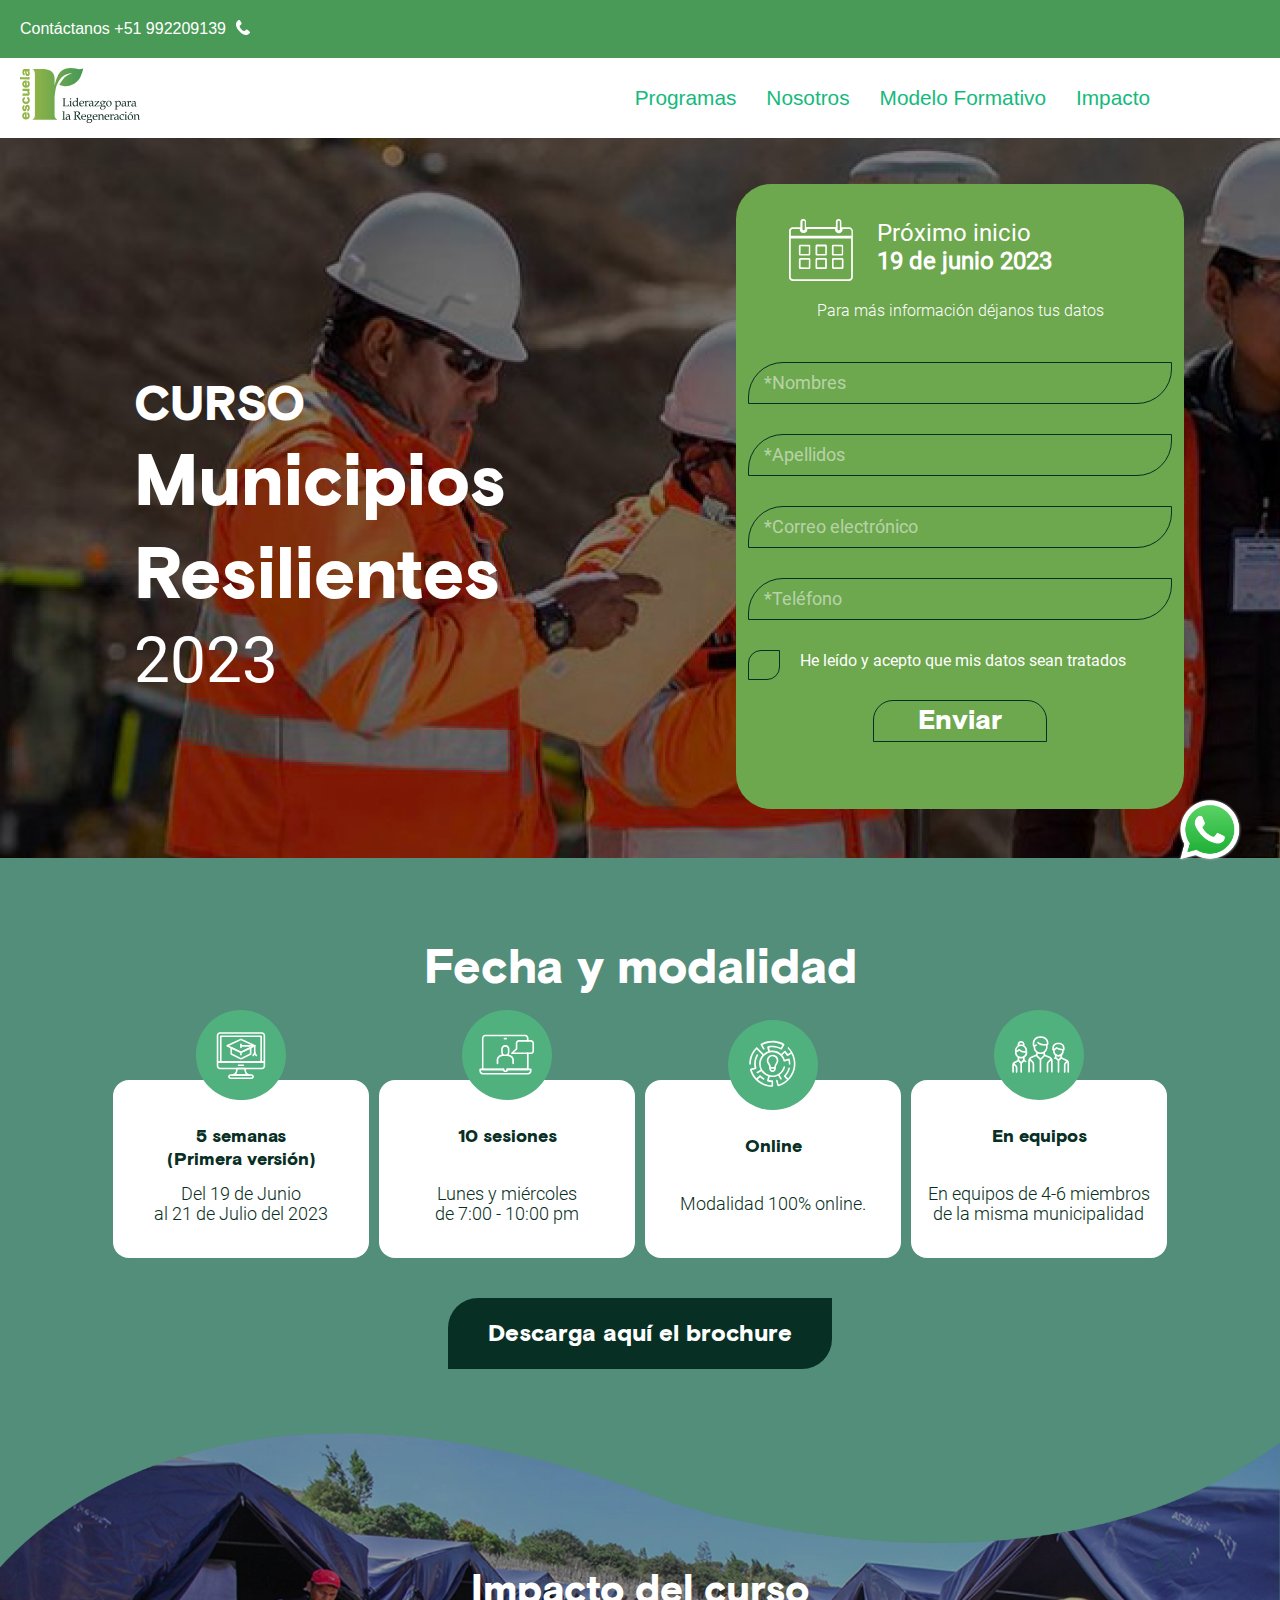
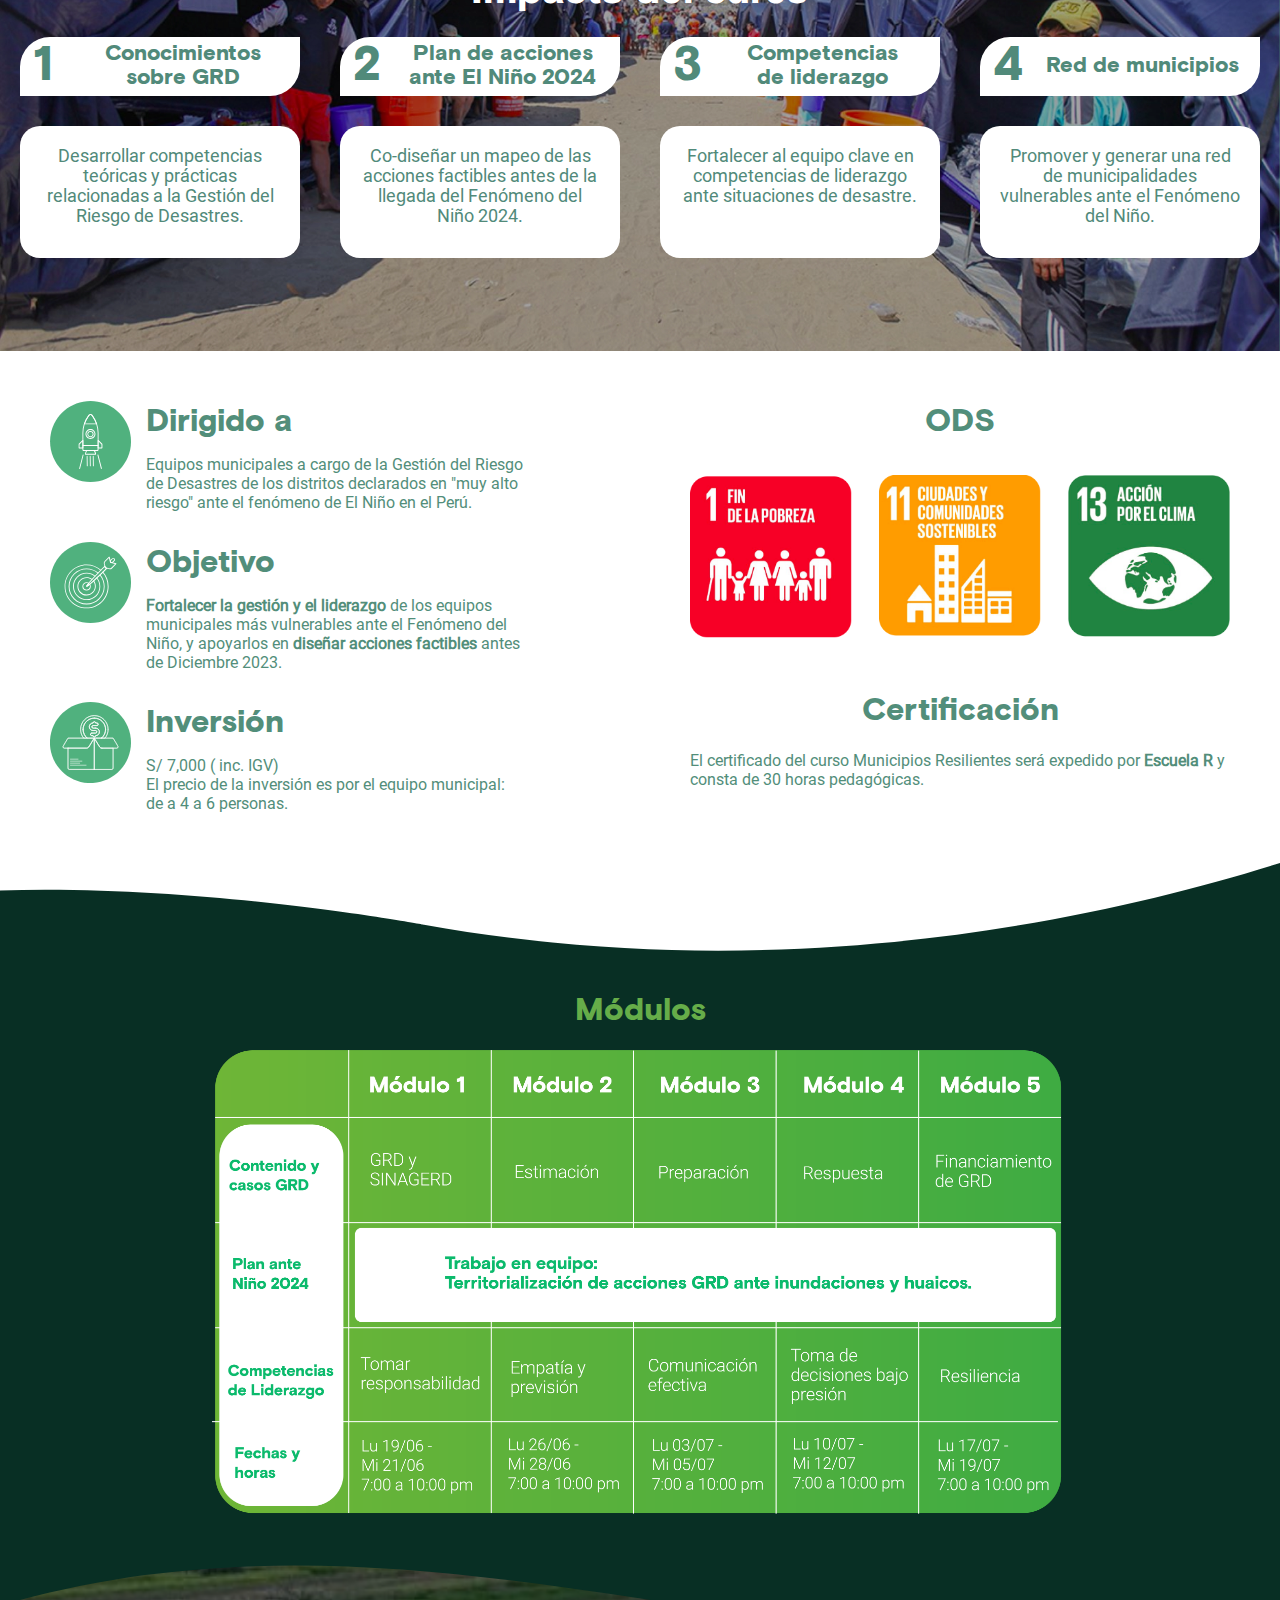
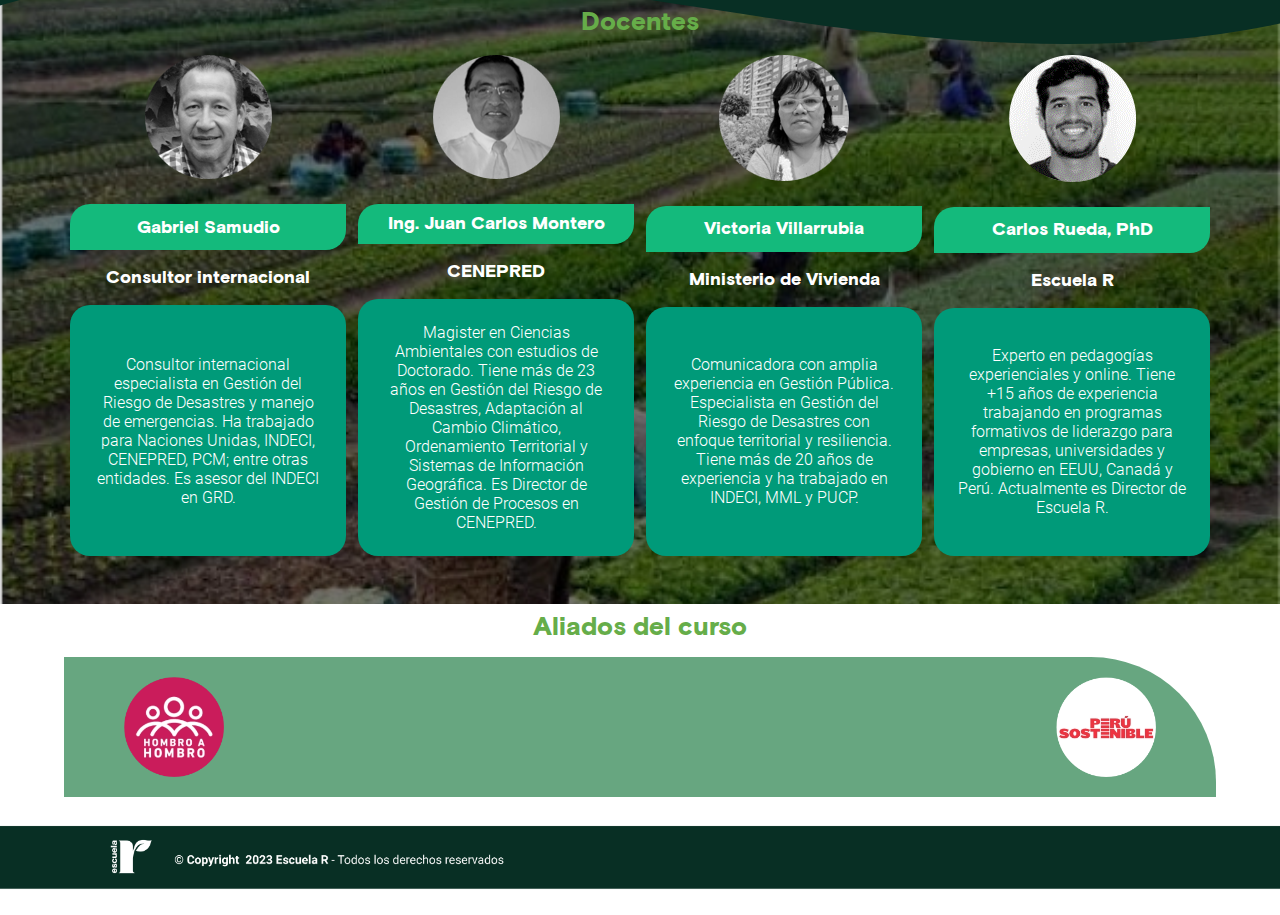
<file: index.html>
<!DOCTYPE html>
<html lang="es">
  <head>
    <title>Municipios Resilientes</title>
    <link rel="stylesheet" href="app_v3.css" />
    <link rel="stylesheet" href="header.css" />
    <link rel="stylesheet" href="Municipios.css" />
  </head>

  <body>
    <header>
      <div class="contactanos">
        <a
          target="_blank"
          href="https://api.whatsapp.com/send?phone=51992209139"
          ><p>Contáctanos +51 992209139</p></a
        >
        <img src="phone.svg" alt="" />
      </div>
      <nav class="navbar">
        <div class="navbar-brand">
          <a href="#"><img src="logo-header.svg" alt="" /></a>
        </div>
        <div class="navbar-menu" id="navbarMenu">
          <ul class="navbar-nav">
            <li id="programas" class="nav-item">
              <a href="#">Programas</a>
              <ul class="navbar-child ocultar">
                <li><a href="#">Municipios Resilientes</a></li>
              </ul>
            </li>
            <li id="nosotros" class="nav-item">
              <a href="#">Nosotros</a>
              <ul class="navbar-child ocultar">
                <li class="nav-item"><a href="#">Misión</a></li>
                <li class="nav-item"><a href="#">Visión</a></li>
                <li class="nav-item"><a href="#">Equipo</a></li>
              </ul>
            </li>
            <li class="nav-item"><a href="#">Modelo Formativo</a></li>
            <li class="nav-item"><a href="#">Impacto</a></li>
            <!-- <li class="nav-item"><a href="#">Misión</a></li>
            <li class="nav-item"><a href="#">Visión</a></li>
            <li class="nav-item"><a href="#">Equipo</a></li> -->
          </ul>
        </div>

        <div class="hamburger-menu" id="hamburgerMenu">
          <div class="line"></div>
          <div class="line"></div>
          <div class="line"></div>
        </div>
      </nav>
    </header>
    <div class="navbar-menu-mobil ocultar-movil" id="navbarMenuMovil">
      <ul class="navbar-nav-mobil">
        <li id="programas-mobil" class="nav-item">
          <a>Programas</a>
          <ul class="navbar-child ocultar">
            <li><a href="#">Municipios Resilientes</a></li>
          </ul>
        </li>
        <li id="nosotros-mobil" class="nav-item">
          <a>Nosotros</a>
          <ul class="navbar-child ocultar">
            <li class="nav-item"><a href="#">Misión</a></li>
            <li class="nav-item"><a href="#">Visión</a></li>
            <li class="nav-item"><a href="#">Equipo</a></li>
          </ul>
        </li>
        <li class="nav-item"><a href="#">Modelo Formativo</a></li>
        <li class="nav-item"><a href="#">Impacto</a></li>
        <!-- <li class="nav-item"><a href="#">Misión</a></li>
            <li class="nav-item"><a href="#">Visión</a></li>
            <li class="nav-item"><a href="#">Equipo</a></li> -->
      </ul>
    </div>
    <section class="banner-form">
      <div class="banner">
        <!-- <img src="fotofooter.webp" alt=""> -->
        <div class="title-curso">
          <div class="t">
            <p class="title-1">CURSO</p>
            <p class="title-2">
              Municipios<br />
              Resilientes
            </p>
            <p style="font-family: RobotoRegular; font-size: 4rem">2023</p>
          </div>
        </div>
        <div class="form-curso">
          <div class="form">
            <div class="title-form">
              <div class="icon"><img src="calendar.svg" alt="" /></div>
              <div class="title">
                <p>
                  Próximo inicio<br />
                  <b>19 de junio 2023</b>
                </p>
              </div>
            </div>
            <div class="descripcion">
              <p>Para más información déjanos tus datos</p>
            </div>
            <form action="" class="form-municipios">
              <input name="Nombre" type="text" placeholder="*Nombres" />
              <input name="Apellido" type="text" placeholder="*Apellidos" />
              <input
                name="Email"
                type="text"
                placeholder="*Correo electrónico"
              />
              <input name="Telefono" type="text" placeholder="*Teléfono" />
              <div style="display: flex; align-items: center; gap: 20px">
                <input
                  type="checkbox"
                  class="terminos"
                  name="Terminos"
                  id=""
                /><label for="Terminos"
                  >He leído y acepto que mis datos sean tratados</label
                >
              </div>
              <button class="btn-enviar">Enviar</button>
            </form>
          </div>
        </div>
      </div>
    </section>
    <section class="modalidad">
      <p class="title-como-aprendemos">Fecha y modalidad</p>
      <div class="container-cards-aprendemos" id="container-cards-aprendemos">
        <div class="card-aprendemos">
          <img src="icono1.svg" alt="" />
          <p class="title">5 semanas<br />(Primera versión)</p>
          <p class="descripcion">
            Del 19 de Junio<br />al 21 de Julio del 2023
          </p>
        </div>
        <div class="card-aprendemos">
          <img src="icono2.svg" alt="" />
          <p class="title">10 sesiones</p>
          <p class="descripcion">Lunes y miércoles<br />de 7:00 - 10:00 pm</p>
        </div>
        <div class="card-aprendemos">
          <img src="icono3.svg" alt="" />
          <p class="title">Online</p>
          <p class="descripcion">Modalidad 100% online.</p>
        </div>
        <div class="card-aprendemos">
          <img src="icono4.svg" alt="" />
          <p class="title">En equipos</p>
          <p class="descripcion">
            En equipos de 4-6 miembros de la misma municipalidad
          </p>
        </div>
      </div>
      <div class="circulos-carrusel">
        <div class="circulos"></div>
        <div class="circulos"></div>
        <div class="circulos"></div>
        <div class="circulos"></div>
      </div>
      <div class="button-brochuer">
        <a
          href="https://drive.google.com/file/d/15iUCdldEg5d_9LlLQ5JQ-LWDhWl66IPE/view?usp=sharing"
          target="_blank"
          ><button class="brochuer">Descarga aquí el brochure</button></a
        >
      </div>
    </section>
    <section class="impacto">
      <img class="pequeña" src="impacto2.webp" alt="" />
      <img class="grande" src="impacto3.webp" alt="" />
      <div class="title-impacto">
        <p>Impacto del curso</p>
      </div>
      <div>
        <div class="flex-tarjetas" id="flex-tarjetas">
          <div class="container-tajeta">
            <div class="container-title">
              <div class="flex-1"><p>1</p></div>
              <div class="flex-2">
                <p>
                  Conocimientos<br />
                  sobre GRD
                </p>
              </div>
            </div>

            <p class="container-description">
              Desarrollar competencias teóricas y prácticas relacionadas a la
              Gestión del Riesgo de Desastres.
            </p>
          </div>
          <div class="container-tajeta">
            <div class="container-title">
              <div class="flex-1"><p>2</p></div>
              <div class="flex-2">
                <p>
                  Plan de acciones<br />
                  ante El Niño 2024
                </p>
              </div>
            </div>

            <p class="container-description">
              Co-diseñar un mapeo de las acciones factibles antes de la llegada
              del Fenómeno del Niño 2024.
            </p>
          </div>
          <div class="container-tajeta">
            <div class="container-title">
              <div class="flex-1"><p>3</p></div>
              <div class="flex-2">
                <p>
                  Competencias<br />
                  de liderazgo
                </p>
              </div>
            </div>

            <p class="container-description">
              Fortalecer al equipo clave en competencias de liderazgo ante
              situaciones de desastre.
            </p>
          </div>
          <div class="container-tajeta">
            <div class="container-title">
              <div class="flex-1"><p>4</p></div>
              <div class="flex-2">
                <p>Red de municipios</p>
              </div>
            </div>

            <p class="container-description">
              Promover y generar una red de municipalidades vulnerables ante el
              Fenómeno del Niño.
            </p>
          </div>
        </div>
        <div class="circulos-carrusel">
          <div class="circulos"></div>
          <div class="circulos"></div>
          <div class="circulos"></div>
          <div class="circulos"></div>
        </div>
      </div>
    </section>
    <section class="dirigido-a">
      <div class="dirigido">
        <div class="dirigido-child">
          <div class="dirigido-icon">
            <img src="iconoobjetivo.svg" alt="" />
          </div>
          <div class="dirigido-descripcion">
            <p class="title-dirigido">Dirigido a</p>
            <p class="descripcion">
              Equipos municipales a cargo de la Gestión del Riesgo de Desastres
              de los distritos declarados en "muy alto riesgo" ante el fenómeno
              de El Niño en el Perú.
            </p>
          </div>
        </div>
        <div class="dirigido-child">
          <div class="dirigido-icon">
            <img src="iconodirigido.svg" alt="" />
          </div>
          <div class="dirigido-descripcion">
            <p class="title-dirigido">Objetivo</p>
            <p class="descripcion">
              <b>Fortalecer la gestión y el liderazgo</b> de los equipos
              municipales más vulnerables ante el Fenómeno del Niño, y apoyarlos
              en <b>diseñar acciones factibles </b>antes de Diciembre 2023.
            </p>
          </div>
        </div>
        <div class="dirigido-child">
          <div class="dirigido-icon">
            <img src="iconoinversion.svg" alt="" />
          </div>
          <div class="dirigido-descripcion">
            <p class="title-dirigido">Inversión</p>
            <p class="descripcion">
              S/ 7,000 ( inc. IGV) <br />El precio de la inversión es por el
              equipo municipal: de a 4 a 6 personas.
            </p>
          </div>
        </div>
      </div>
      <div class="ods">
        <div class="title-ods">
          <p class="title-dirigido">ODS</p>
        </div>
        <div class="icons-ods">
          <img src="ODS-08.png" alt="" />
          <img src="ODS-09.png" alt="" />
          <img src="ODS-10.png" alt="" />
        </div>
        <div class="title-ods">
          <p class="title-certificado">Certificación</p>
        </div>
        <div class="descripcion-ods">
          El certificado del curso Municipios Resilientes será expedido por
          <b> Escuela R</b> y consta de 30 horas pedagógicas.
        </div>
      </div>
    </section>
    <section class="modulos">
      <img src="svgmodulos1.svg" alt="" />
      <div class="tabla">
        <p>Módulos</p>
        <img class="imgtabla" src="CuadroV2.png" alt="" />
      </div>
      <img src="svgmodulos2.svg" alt="" />
    </section>
    <section class="equipo">
      <p>Docentes</p>
      <div class="container-cards-equipo" id="container-cards-equipo">
        <div class="card-equipo">
          <div class="foto mt-1">
            <img src="gabriel.png" alt="" />
          </div>
          <div class="nombre mt-1">
            <p>Gabriel Samudio</p>
          </div>
          <div class="profesion mt-1">Consultor internacional</div>
          <div class="biografia mt-1">
            <p>
              Consultor internacional especialista en Gestión del Riesgo de
              Desastres y manejo de emergencias. Ha trabajado para Naciones
              Unidas, INDECI, CENEPRED, PCM; entre otras entidades. Es asesor
              del INDECI en GRD.
            </p>
          </div>
        </div>
        <div class="card-equipo">
          <div class="foto mt-1"><img src="juan carlos.png" alt="" /></div>
          <div class="nombre mt-1">
            <p>Ing. Juan Carlos Montero</p>
          </div>
          <div class="profesion mt-1">CENEPRED</div>
          <div class="biografia mt-1">
            <p>
              Magister en Ciencias Ambientales con estudios de Doctorado. Tiene
              más de 23 años en Gestión del Riesgo de Desastres, Adaptación al
              Cambio Climático, Ordenamiento Territorial y Sistemas de
              Información Geográfica. Es Director de Gestión de Procesos en
              CENEPRED.
            </p>
          </div>
        </div>

        <div class="card-equipo">
          <div class="foto mt-1"><img src="victoria.png" alt="" /></div>
          <div class="nombre mt-1">
            <p>Victoria Villarrubia</p>
          </div>
          <div class="profesion mt-1">Ministerio de Vivienda</div>
          <div class="biografia mt-1">
            <p>
              Comunicadora con amplia experiencia en Gestión Pública.
              Especialista en Gestión del Riesgo de Desastres con enfoque
              territorial y resiliencia. Tiene más de 20 años de experiencia y
              ha trabajado en INDECI, MML y PUCP.
            </p>
          </div>
        </div>
        <div class="card-equipo">
          <div class="foto mt-1">
            <img src="carlosp.png" alt="" />
          </div>
          <div class="nombre mt-1">
            <p>Carlos Rueda, PhD</p>
          </div>
          <div class="profesion mt-1">Escuela R</div>
          <div class="biografia mt-1">
            <p>
              Experto en pedagogías experienciales y online. Tiene +15 años de
              experiencia trabajando en programas formativos de liderazgo para
              empresas, universidades y gobierno en EEUU, Canadá y Perú.
              Actualmente es Director de Escuela R.
            </p>
          </div>
        </div>
      </div>
      <div class="circulos-carrusel">
        <div class="circulos"></div>
        <div class="circulos"></div>
        <div class="circulos"></div>
        <div class="circulos"></div>
      </div>
    </section>
    <section class="aliado">
      <p>Aliados del curso</p>
      <div class="container-aliados">
        <div class="logo-aliados"><img src="logo-hombro.webp" alt="" /></div>
        <div class="logo-aliados">
          <img src="logo-peru-sostenible.webp" alt="" />
        </div>
      </div>
    </section>
    <section class="footer">
      <img src="Landing curso 1 escuelar.png" alt="" style="max-width: 100%" />
    </section>
    <div class="whatsapp-icon-container">
      <a target="_blank" href="https://api.whatsapp.com/send?phone=51992209139">
        <img src="WhatsApp.svg.webp" alt="" />
      </a>
    </div>
    <script src="municipios.js"></script>
  </body>
</html>
</file>
<file: app_v3.css>
@font-face {
  font-family: RobotoBlack;
  src: url(Roboto-Black.ttf);
}
@font-face {
  font-family: Roboto;
  src: url(Roboto-Light.ttf);
}
@font-face {
  font-family: RobotoMedium;
  src: url(Roboto-Medium.ttf);
}
@font-face {
  font-family: RobotoRegular;
  src: url(Roboto-Regular.ttf);
}
@font-face {
  font-family: RobotoBold;
  src: url(Roboto-Bold.ttf);
}
@font-face {
  font-family: HelveticaN;
  src: url(Helvetica.ttf);
}
@font-face {
  font-family: AvenirBlack;
  src: url(Avenir-Black.otf);
}
@font-face {
  font-family: BasisRegular;
  src: url(BasisGrotesquePro-Regular.otf);
}
@font-face {
  font-family: SailecRegular;
  src: url(SailecRegular.otf);
}
@font-face {
  font-family: AmsiBold;
  src: url(AmsiProNarw-Bold.ttf);
}
@font-face {
  font-family: AmsiLight;
  src: url(AmsiProNarw-Light.ttf);
}
@font-face {
  font-family: BasisBlack;
  src: url(Basis\ Grotesque\ Pro\ Black.ttf);
}
* {
  padding: 0;
  margin: 0;
  box-sizing: border-box;
}
.bannerPrincipal {
  position: relative;
}

.button-crecimiento-personal {
  width: 300px;
  padding: 1rem 0px;
  border-radius: 30px;
  border: 3px solid #85c14c;
  color: #85c14c;
  display: flex;
  justify-content: center;
  align-items: center;
  margin-left: auto;
  margin-right: auto;
}
.whatsapp-icon-container {
  position: fixed;
  bottom: 35px; /* Ajusta la distancia desde la parte inferior según tus necesidades */
  right: 35px; /* Ajusta la distancia desde la parte derecha según tus necesidades */
  z-index: 9999; /* Ajusta el valor del índice z si es necesario */
  width: 70px;
  height: 70px;
}
.whatsapp-icon-container img {
  width: 100%;
}
.container-tajeta {
}
.camposFormulario button {
  background-color: #50af7e;
  border: none;
  padding: 4%;
  width: 50%;
  border-radius: 22px;
  font-family: "BasisBlack";
  color: #082f24;
  font-size: 1.1rem;
  margin-left: auto;
  margin-right: auto;
  display: flex;
  justify-content: center;
  align-items: center;
  cursor: pointer;
}
.caja-hoja {
  width: 100%;
  height: 150px;
  border-radius: 35px;
  background-color: white;
  display: flex;
  justify-content: center;
  align-items: center;
  position: relative;
}
.caja-hoja p {
  font-size: 1.5rem;
}
.container-cards-crecimiento {
  margin-left: auto;
  max-width: 1200px;
  display: flex;
  gap: 30px;
  justify-content: center;
  margin-top: 12rem;
  margin-right: auto;
}
.container-banner-principal {
  background-color: #082f23;
  padding-bottom: 8rem;
}
.container-components {
  margin-left: 15%;
  display: flex;
  margin-bottom: 12%;
  justify-content: space-between;
  position: relative;
}
.mantra {
  width: 100%;
  background: #50af7e;
  height: 10%;
  display: flex;
  flex-direction: column;
  justify-content: center;
  border-radius: 71px 0 0 0;
  padding: 5rem 0;
  padding-left: 3rem;
}
.mision {
  max-width: 70%;
}
.container-mision {
  max-width: 100%;
  width: 100%;
  gap: 100px;
  display: flex;
}
.container-mision-vision {
  max-width: 50%;
  width: 50%;
  gap: 50px;
  display: flex;
  flex-direction: column;
  margin-top: 30px;
}
.container-mision-vision img {
  width: 100%;
}
.container-logo {
  height: 100%;
  position: absolute;
  top: 0;
  display: flex;
  flex-direction: column;
  align-items: center;
  width: 100%;
  padding-top: 78px;
}
.container-logo .logo {
  max-width: 28%;
}
.container-tajeta {
  display: flex;
  flex-direction: column;
  align-items: center;
  margin: 20px;
  gap: 30px;
}
.container-tajeta p {
  color: white;
  max-width: 80%;
  text-align: center;
  font-family: RobotoRegular;
  font-size: 1.1rem;
}
.container-cards-equipo {
  max-width: 80%;
  margin-left: auto;
  margin-right: auto;
  row-gap: 30px;
  display: flex;
  flex-wrap: wrap;
  height: 100%;
  justify-content: space-around;
}

.container-equipo {
  background-image: url(fotofooter.webp);
  background-size: 160%;
  position: relative;
  overflow: hidden;
}
.card-equipo {
  display: flex;
  flex-direction: column;
  align-items: center;
  max-width: 24%;
}
.card-equipo .foto {
  width: 130px;
  height: 150px;
  background-color: white;

  border-radius: 75px 0 85px 0;
}
.mt-1 {
  margin-top: 1rem;
}
.card-equipo .biografia {
  width: 100%;
  z-index: 2;
  background-color: #009a79;

  display: flex;
  justify-content: center;
  align-items: center;
  border-radius: 20px;
  padding: 2rem;
  height: 50%;
}
.card-equipo .biografia p {
  font-family: Roboto;
  text-align: center;
  font-size: 1.1rem;
  color: white;
}
.card-equipo .nombre {
  width: 100%;
  height: 15%;
  background-color: #14ba7c;

  display: flex;
  justify-content: center;
  align-items: center;
  border-radius: 20px 0 20px 0;
}
.profesion {
  font-family: BasisBlack;
  font-size: 1.1rem;
  color: white;
}
.card-equipo .nombre p {
  font-family: BasisBlack;
  font-size: 1.1rem;
  color: white;
}
.card-equipo .foto img {
  max-width: 100%;
}
.card-equipo .nombre img {
  max-width: 9%;
  margin-left: 20px;
}
/* .container-equipo img {
  width: 100%;
  max-width: 100%;
  position: absolute;
} */
.container-cards-aprendemos {
  margin: 0px auto;
  margin-top: 5rem;
  gap: 10px;
  max-width: 1400px;
  display: flex;
  justify-content: center;
}
.equipo {
  padding: 32px 0px;
  text-align: center;
  font-size: 1.6rem;
  font-family: "BasisBlack";
  color: #66ad49;
}
.ocultar {
  display: none;
}
.tamano {
  max-height: 50%;
}
.container-formulario {
  background-color: #50af7e;
  display: flex;
  justify-content: center;
  flex-direction: column;
  align-items: center;
  position: relative;
  padding-bottom: 6rem;
}
.formulario {
  max-width: 1000px;
  width: 100%;
  display: flex;
  flex-direction: column;
  justify-content: center;
  align-items: center;
  background-color: white;
  padding: 2rem 0;
  margin-top: 4rem;
  border-radius: 3rem;
}
.camposFormulario {
  display: flex;
  height: 55px;
}
.camposFormulario label {
  width: 30%;
  display: flex;
  align-items: center;
  padding-left: 25px;
  font-family: BasisBlack;
  font-size: 1.1rem;
  color: #082f24;
}
.container-equipo .container-svg img {
  margin-top: -5.5rem;
}
.titulo-p {
  margin-top: 2rem;
  font-family: "BasisBlack";
  font-size: 2.4rem;
  color: white;
  text-align: center;
  margin-bottom: 2rem;
}
.camposFormulario input {
  width: 70%;
  background-color: #50af7e;
  border-style: none;
  border: none;
  border-radius: 35px 0 35px 0;
  padding-left: 25px;
  color: white;
  font-family: RobotoRegular;
  font-size: 1.1rem;
}
.modelo-formativo .circulos-carrusel .circulos {
  border: 3px solid #082f24;
}
form {
  padding: 2rem 0;
  max-width: 70%;
  width: 100%;
  max-width: 70%;
  width: 100%;
  display: flex;
  flex-direction: column;
  row-gap: 20px;
}
.leaf-components {
  max-width: 50%;
  width: 50%;
  position: absolute;
  right: 0;
  top: -25%;
  /* height: 620px;
  background-color: #50b37e;
  border-radius: 433px 0 240px 0; */
}
.leaf-components img {
  max-width: 100%;
  width: 100%;
  /* height: 620px;
  background-color: #50b37e;
  border-radius: 433px 0 240px 0; */
}
.container-cards-aprendemos .title {
  font-family: BasisBlack;
  color: #082f24;
  font-size: 1.1rem;
  text-align: center;
}
.container-cards-aprendemos .descripcion {
  text-align: center;
  font-family: roboto;
  height: 50%;
  max-width: 90%;
  margin: 2rem auto;
  color: #082f23;
  font-size: 1.1rem;
}
.flex-1 {
  width: 30%;
  display: flex;
  justify-content: flex-end;
  align-items: center;
  height: 100%;
}
.flex-2 {
  width: 60%;
  display: flex;
}
.container-components-movil {
  display: none;
}
.card-aprendemos {
  border-radius: 1rem;
  position: relative;
  padding: 2rem 0px;
  display: flex;
  flex-direction: column;
  justify-content: center;
  width: 20%;
  background: white;
}
.card-aprendemos img {
  width: 35%;
  margin-left: auto;
  margin-right: auto;
  margin-top: -31%;
  margin-bottom: 10%;
}
.flecha-derecha {
  display: none;
}
.flecha-izquierda {
  display: none;
}
.container-como-aprendemos {
}
.svg1 {
  margin-top: -15%;
  fill: #082f24;
  max-width: 100%;
  width: 100%;
}
.svg2 {
  fill: #082f24;
  max-width: 100%;
  width: 100%;
}
.container-objetivos {
  display: flex;
  justify-content: center;
  padding-top: 3rem;
  margin-bottom: 1rem;
  position: relative;
  background-color: #082f23;
}
.container-title {
  width: 100%;
  height: 20%;
  display: flex;
  justify-content: center;

  align-items: center;
  background: white;
  border-radius: 30px 0 30px 0;
}
.container-title img {
  display: inline-block;
  margin: 0;
  padding: 0;
  max-height: 50%;
}
.container-title p {
  color: #082f24;
  font-family: BasisBlack;
  text-align: center;
  max-width: 80%;
  font-size: 1.4rem;
  margin-left: 17px;
}
.container-description {
  display: flex;
  justify-content: center;
  background: white;
  border-radius: 20px;
  padding: 20px;
  height: 50%;
}
.container-description p {
  color: #082f23;
}
.container-objetivos img {
  position: absolute;
  width: 100%;
  top: -10%;
  z-index: 1;
}
.container-como-aprendemos .parrafo {
  max-width: 70%;
  margin-left: auto;
  margin-right: auto;
  color: white;
  font-size: 1.2rem;
  font-family: BasisBlack;
}
.circulos-carrusel {
  display: none;
}
.circulos-carrusel-pc {
  display: flex;
  width: 150px;
  justify-content: space-between;
  margin-left: auto;
  margin-right: auto;
  margin-top: -100px;
}
.circulos-carrusel-pc .circulos {
  width: 15px;
  height: 15px;
  background: rgb(250, 250, 250);
  border-radius: 10px;
  border: none;
}
.container-objetivos p {
  color: white;
  font-family: BasisBlack;
  font-size: 3rem;
}
.card-crecimiento {
  width: 371px;
  background-color: white;
  height: 400px;
  border-radius: 120px 40px 40px 40px;
  position: relative;
  box-shadow: 0px 3px 0px 1px #ccc;
}
.descripcion-mision {
  font-size: 1.1rem;
}
.container-equipo .circulos-carrusel .circulos {
  border: 3px solid #082f23;
}
.container-components-movil .circulos-carrusel .circulos {
  border: 3px solid #082f23;
}
.container-flex {
  width: 200%;
  display: flex;
}
.flex-tarjetas {
  display: flex;
  width: 100%;
  justify-content: space-between;
  max-height: 100%;
}
.grid-tarjetas {
  max-width: 1300px;
  margin-left: auto;
  margin-right: auto;
  margin-top: -20px;
  overflow: hidden;
}
.info-crecimiento {
  position: absolute;
  bottom: 0;
  width: 100%;
  height: 100%;
  padding-top: 200px;
}
.items-objetivos {
  display: flex;
  margin-top: 2rem;
  justify-content: space-between;
}
.items-objetivos div {
  width: 24%;
}
.modelo .leaf {
  width: 20%;
  height: 90px;
  background-color: #50b37e;
  border-radius: 50px 0 50px 0;
  position: absolute;
  top: -5px;
  left: -5px;
}
.grid-tarjetas-movil {
  display: none;
}
.leaf-crecimiento {
  width: 100%;
  height: 370px;

  background-size: 240%;
  background-position: 55% 80%;
  border-radius: 200px 0 200px 0;
  position: absolute;
  top: -195px;
}
.modelo-formativo {
  background-color: #f2f2f2;
  padding-top: 12%;
}
.mt-y-2 {
  margin: 2rem 0;
}
.pt4 {
  padding-top: 4rem;
  display: block;
}
.p14 {
  text-align: center;
  color: black;
  margin-top: 2rem;
  font-size: 1.1rem;
  font-family: Roboto;
}
.pad50 {
  padding: 50px 15px;
  padding-top: -0px;
}
.pad-x-15 {
  padding: 0px 15px;
}
.white {
  color: white;
}
.container-objetivos .numero-objetivo {
  font-size: 5rem;
}
.complemento-formulario {
  position: absolute;
  height: 39px;
  width: 100%;
  top: -26px;
  background-color: #50af7e;
}
.objetivos {
  width: 100%;
  text-align: center;
  max-width: 1200px;
  padding: 0px 10px;
  z-index: 3;
  margin-top: 8%;
}
.texto-crecimiento {
  text-align: center;
  font-family: Roboto;
  color: #706f6f;

  font-size: 1.1rem;
}
.title-mision {
  font-family: BasisBlack;
  font-size: 1.1rem;
  margin-bottom: 1rem;
}
.leaf-components {
  max-width: 50%;
  width: 100%;
  position: absolute;
  right: 0;
  top: -60%;
}
.titulo-crecimiento {
  text-align: center;
  margin-bottom: 1.2rem;
  font-family: BasisBlack;
  font-weight: 900;
  font-size: 1.1rem;
  color: #082f24;
}
.parrafoBanner {
  text-align: center;
  font-family: RobotoRegular;
  color: white;
  padding-top: 100px;
  position: relative;
  z-index: 3;
  font-size: 1.1rem;
}
.title-1 {
  font-family: BasisBlack;
  color: white;
  font-size: 3.2rem;
  padding-top: 2rem;
}
.title-2 {
  font-family: roboto;
  color: white;
  font-size: 1.8rem;
  padding-top: 0rem;
}
.title-3 {
  font-family: roboto;
  color: white;
  font-size: 1.5rem;
  padding-top: 4rem;
}
.title-como-aprendemos {
  font-family: BasisBlack;
  text-align: center;
  margin-top: 4rem;
  font-size: 3rem;
  color: white;
}
.circulos-carrusel-movil {
  display: none;
}
.bannerPrincipal .banner {
  max-width: 100%;
  width: 100%;
  height: 800px;
  opacity: 0.75;
}
@media (max-width: 2500px) {
  .leaf-components {
    max-width: 50%;
    width: 100%;
    position: absolute;
    right: 0;
    top: -30%;
  }
  .modelo-formativo {
    background-color: #f2f2f2;
    padding-top: 9%;
  }
  .container-objetivos img {
    position: absolute;
    width: 100%;
    top: 0%;
    z-index: 1;
  }
  .container-cards-equipo {
    max-width: 90%;
    margin-left: auto;
    margin-right: auto;
    row-gap: 30px;
    display: flex;
    flex-wrap: wrap;
    height: 100%;
    justify-content: space-around;
  }
}
@media (max-width: 1400px) {
  .modelo-formativo {
    padding-top: 12%;
  }
  .mantra {
    width: 100%;
    background: #50af7e;
    height: 10%;
    display: flex;
    flex-direction: column;
    justify-content: center;
    border-radius: 71px 0 0 0;
    padding: 3rem 0;
    padding-left: 3rem;
  }
  .leaf-components {
    max-width: 50%;
    width: 100%;
    position: absolute;
    right: 0;
    top: -25%;
  }
  .grid-tarjetas {
    margin-left: auto;
    margin-right: auto;
    margin-top: -20px;
  }
  .container-components {
    margin-left: 15%;
    display: flex;
    margin-bottom: 6%;
    justify-content: space-between;
    position: relative;
  }
  .container-mision-vision {
    max-width: 50%;
    width: 50%;
    gap: 39px;
    display: flex;
    flex-direction: column;
    margin-top: 0px;
  }
  .grid-tarjetas {
  }
  .bannerPrincipal .banner {
    max-width: 100%;
    width: 100%;
    height: 600px;
  }
}
@media (max-width: 1024px) {
  .container-banner-principal {
    background-color: #082f23;

    padding-bottom: 3rem;
    overflow: hidden;
    width: 100%;
  }
  .container-equipo .container-svg img {
    margin-top: -2.5rem;
  }
  .container-mision-vision {
    max-width: 200%;
    width: 200%;
    gap: 0;
    display: flex;
    flex-direction: row;
    margin-top: 0px;
  }
  .container-objetivos .numero-objetivo {
    font-size: 3rem;
  }
  .mantra {
    width: 100%;
    background: #50af7e;
    height: 0%;
    display: flex;
    flex-direction: column;
    justify-content: center;
    border-radius: 71px 0 0 0;
    padding: 3rem 0;
    margin-top: 63px;
    padding-left: 3rem;
  }
  .complemento-formulario {
    position: absolute;
    height: 39px;
    width: 100%;
    top: -15px;
    background-color: #50af7e;
  }
  .card-aprendemos {
    border-radius: 1rem;
    position: relative;
    padding: 2rem 0px;
    display: flex;
    flex-direction: column;
    justify-content: center;
    width: 100%;
    margin: 0px 100px;
    background: white;
  }
  .card-aprendemos img {
    transform: translateX(-50%);
    width: 17%;
    /* margin-left: auto; */
    /* margin-right: auto; */
    /* margin-top: -97px; */
    /* margin-bottom: 10%; */
    position: absolute;
    top: 108px;
    left: 50%;
  }
  .container-objetivos {
    display: flex;
    justify-content: center;
    padding-top: 5rem;
    padding-bottom: 3rem;
    margin-bottom: 0;
    position: relative;
    background-image: url(fondoobjetivos.webp);
    background-size: 280%;
  }
  .container-cards-equipo {
    max-width: 500%;
    margin-left: auto;
    margin-right: auto;
    display: flex;
    gap: 15px;
    margin-bottom: 0rem;
    height: 100%;
    width: 500%;
    flex-wrap: nowrap;
    justify-content: none;
  }
  .container-objetivos img {
    display: none;
  }
  .card-equipo {
    display: flex;
    flex-direction: column;
    align-items: center;
    /* max-width: 53%; */
    width: 100%;
    margin: 20px;
  }

  .pad-x-15 {
    padding: 0px 15px;
  }
  .bannerPrincipal .banner {
    width: 100%;
    height: 456px;
    object-fit: cover;
  }
  .container-logo {
    padding-top: 23px;
  }
  .container-logo .logo {
    max-width: 60%;
  }
  .container-tajeta {
    margin: 20px;
    padding: 0px 50px;
    width: 100%;
    max-height: 100%;
  }
  .container-objetivos p {
    font-size: 2rem;
  }
  .container-components,
  .container-components-movil {
    margin-left: 0;
    display: flex;
    flex-direction: column;
    margin-bottom: 15%;
    justify-content: space-between;
    position: initial;
    overflow: hidden;
  }
  .container-components {
    display: none !important;
  }
  .leaf {
    width: 20%;
    height: 90px;
    background-color: #50b37e;
    border-radius: 50px 0 50px 0;
    position: absolute;
    top: -5px;
    left: -5px;
  }
  .leaf-components {
    max-width: 50%;
    width: 100%;
    position: initial;
    right: 0;
    top: -25%;
  }
  .circulos-carrusel {
    display: flex;
    width: 150px;
    justify-content: space-between;
    margin-left: auto;
    margin-right: auto;
    margin-top: 10px;
  }
  .circulos-carrusel-pc {
    display: none;
  }
  .circulos-carrusel-movil {
    display: flex;
    width: 150px;
    justify-content: space-between;
    margin-left: auto;
    margin-right: auto;
    margin-top: 10px;
  }

  .circulos {
    width: 15px;
    height: 15px;
    background: rgb(250, 250, 250);
    border-radius: 10px;
    border: none;
  }
  .items-objetivos {
    flex-wrap: wrap;
  }
  .items-objetivos div {
    width: 50%;
  }
  .flecha-derecha {
    position: absolute;
    top: 88%;
    font-size: 2rem;
    color: red;
    display: block;
    left: 90%;
  }
  .flecha-izquierda {
    position: absolute;
    top: 88%;
    font-size: 2rem;
    color: red;
    display: block;
    left: 2%;
  }
  .container-cards-aprendemos {
    margin-top: 5rem;
    gap: 0px;
    max-width: none;
    display: flex;
    justify-content: center;
    width: 500%;
  }

  .texto-crecimiento {
    font-size: 1.1rem;
  }
  .parrafoBanner {
    text-align: center;
    font-family: roboto;
    color: white;
    padding-top: 20px;
  }
  .title-como-aprendemos {
    font-family: BasisBlack;
    text-align: center;
    margin-top: 3rem;
    font-size: 2rem;
    color: white;
  }
  .modelo-formativo {
    overflow: hidden;
  }
  .container-cards-crecimiento {
    max-width: none;
    display: flex;
    gap: 0px;
    justify-content: center;
    margin-top: 12rem;

    width: 300%;
  }
  .card-crecimiento {
    width: 100%;
    margin: 80px;
  }
  .title-1 {
    font-family: RobotoBlack;
    color: white;
    font-size: 1.5rem;
    padding-top: 1rem;
  }
  .title-2 {
    font-family: roboto;
    color: white;
    font-size: 1rem;
    padding-top: 0.1rem;
  }
  .title-3 {
    font-family: roboto;
    color: white;
    padding-top: 1rem;
    font-size: 0.6rem;
  }
  element.style {
    grid-template-columns: repeat(1, 80%);
  }
  .container-como-aprendemos {
    overflow: hidden;
  }
  .grid-tarjetas {
    display: none;
  }
  .grid-tarjetas-movil {
    display: flex;
    max-width: 600%;
    grid-template-columns: repeat(3, 1fr);
    /* row-gap: 58px; */
    column-gap: 0px;
    /* margin-left: auto; */
    /* margin-right: auto; */
    margin-top: 20px;
    width: 600%;
  }
  .parrafoBanner {
    text-align: center;
    font-family: roboto;
    color: white;
    padding: 40px;
  }
  .container-mision {
    max-width: 100%;
    width: 100%;
    gap: 0px;
    display: flex;
  }
}
@media (max-width: 600px) {
  .container-tajeta {
    margin: 0px 20px;
    padding: 0px 10px;
    width: 15%;
  }
  /* .tamano {
    width: 50px;
    height: 50px;
  } */
  .titulo-p {
    margin-top: 2rem;
    font-family: "BasisBlack";
    font-size: 1.4rem;
    color: white;
  }
  .container-equipo .container-svg img {
    margin-top: -0.5rem;
  }
  .card-aprendemos {
    border-radius: 1rem;
    position: relative;
    padding: 2rem 0px;
    display: flex;
    flex-direction: column;
    justify-content: center;
    width: 100%;
    margin: 0px 20px;
    background: white;
  }
  .card-aprendemos img {
    transform: translateX(-50%);
    width: 20%;
    /* margin-left: auto; */
    /* margin-right: auto; */
    /* margin-top: -97px; */
    /* margin-bottom: 10%; */
    position: absolute;
    top: 67px;
    left: 50%;
  }
  .card-crecimiento {
    width: 100%;
    margin: 10px;
  }
  .container-objetivos .numero-objetivo {
    font-size: 2rem;
  }
  .camposFormulario {
    display: flex;
    flex-direction: column;
    justify-content: space-between;
    align-items: center;
    height: auto;
  }
  .camposFormulario input {
    width: 100%;
    background-color: #50af7e;
    border-style: none;
    border: none;
    border-radius: 35px 0 35px 0;
    padding: 15px 20px;
    font-size: 1.1rem;
  }
  .container-equipo {
    background-image: url(fotofooter.webp);
    background-size: 262%;
    position: relative;
    overflow: hidden;
  }
  .container-formulario > p {
    margin-top: 4rem;
    font-family: BasisBlack;
    font-size: 1.1rem;
    color: white;
    text-align: center;
    padding: 0px 10px;
  }
  .container-components {
    display: none;
  }
  .formulario p {
    font-family: BasisBlack;
    font-size: 1.1rem;
    color: #082f24;
    padding: 0px 10px;
    text-align: center;
  }
  .camposFormulario label {
    width: 30%;
    display: flex;
    align-items: center;
    padding-left: 0px;
    font-family: BasisBlack;
    font-size: 1.1rem;
    color: #082f24;
  }
  form {
    padding: 2rem 0;
    max-width: 90%;
    width: 100%;
    display: flex;
    flex-direction: column;
    row-gap: 20px;
  }
  .container-tajeta p {
    max-width: 100%;
  }
  .container-como-aprendemos .parrafo {
    max-width: 90%;
  }
  .parrafoBanner {
    text-align: center;
    font-family: roboto;
    color: white;
    padding: 20px;
  }
  .bannerPrincipal .banner {
    width: 100%;
    height: 321px;
    object-fit: cover;
  }
  .container-logo .logo {
    max-width: 70%;
  }
  .modelo-formativo .circulos-carrusel .circulos {
    background-color: #fff;
    border: 3px solid #082f23;
    width: 20px;
    height: 20px;
    border-radius: 10px;
    /* border: none; */
    /* background-color: #082f23; */
  }
  .formulario {
    max-width: 95%;
  }
  .container-mision-vision {
    max-width: 200%;
    width: 200%;
    gap: 0px;
    display: flex;
    flex-direction: row;
    margin-top: 30px;
    /* position: relative; */
  }
  .container-mision {
    max-width: 100%;
    width: 100%;
    gap: 0px;
    display: flex;
  }
  .leaf-components {
    max-width: 50%;
    width: 100%;
    position: initial;
    right: 0;
    top: -25%;
  }
  .mision {
    max-width: 80%;
    text-align: center;
  }
  .title-mision {
    font-family: BasisBlack;
    font-size: 8pt;
    margin-bottom: 0.5rem;
  }

  .descripcion-mision {
    font-family: Roboto;
    width: 113%;
    font-size: 8pt;
  }
  .mantra {
    width: 95%;
    background: #50af7e;
    height: auto;
    display: flex;
    font-size: 8p;
    flex-direction: column;
    justify-content: center;
    border-radius: 71px 0 0 0;
    padding: 10px 0;
    padding-left: 2rem;
    margin-left: auto;
    margin-top: 12%;
  }
  .mantra p {
    font-family: Roboto;
    color: white;
    font-size: 8pt;
  }
  .leaf-components {
    margin-top: 10px;
  }
}
</file>
<file: header.css>
body {
  margin: 0;
  padding: 0;
  font-family: Arial, sans-serif;
}
p {
  display: block;
  margin-block-start: 0em;
  margin-block-end: 0em;
  margin-inline-start: 0px;
  margin-inline-end: 0px;
  font-size: 1.5rem;
}
.contactanos {
  background-color: #499a56;
  color: white;
  padding: 20px;
  gap: 10px;
}
.contactanos img {
  height: 25px;
}
.navbar-child {
  list-style: none;
  position: absolute;
  background-color: white;
  /* margin-top: 1rem; */
  padding: 10px;
  margin-left: -10px;
}
.navbar-child li {
  margin-top: 5px;
}
.ocultar {
  display: none;
}
header {
  background-color: #fff;
  color: #14ba7c;
  z-index: 9999999999;
  position: fixed;
  top: 0;
  left: 0;
  width: 100%;
}

.navbar {
  display: flex;
  align-items: center;
  justify-content: space-between;
  padding: 60px;
}
.navbar-menu {
  margin-right: 100px;
}
.navbar-brand a {
  color: #fff;
  text-decoration: none;
  font-size: 18px;
  font-weight: bold;
}
.navbar img {
  height: 55px;
}
.navbar-nav {
  list-style-type: none;
  margin: 0;
  padding: 0;
  display: flex;
  gap: 20px;
}

.nav-item {
  margin-right: 10px;
  font-size: 1.5rem;
}
.nav-item :hover {
  color: black;
}
.nav-item a {
  color: #14ba7c;
  text-decoration: none;
  font-size: 1.3rem;
}

.hamburger-menu {
  display: none;
  flex-direction: column;
  cursor: pointer;
}
.ocultar-movil {
  display: none;
}
.line {
  width: 35px;
  height: 5px;
  background-color: #14ba7c;
  margin-bottom: 5px;
}
@media (max-width: 2500px) {
  p {
    font-size: 1rem;
  }
  .contactanos img {
    height: 15px;
  }

  .nav-item {
    margin-right: 10px;
    font-size: 1rem;
  }
  .navbar {
    padding: 10px 20px;
  }
}
@media (max-width: 1024px) {
  .navbar-menu {
    display: none;
  }
  .nav-item a {
    font-size: 2.5rem;
  }
  .dirigido-descripcion p {
    font-size: 1.5rem;
  }
  .navbar-menu-mobil {
    position: fixed;
    width: 100%;
    right: 0;
    padding: 46px;
    background: green;
    z-index: 999999;
    opacity: 0.9;
  }
  .navbar-child {
    list-style: none;
    position: static;
    background-color: transparent;
    /* margin-top: 1rem; */
    padding: 10px;
    margin-left: -10px;
  }
  .navbar-child li {
    margin-top: 5px;
    margin-left: 30px;
  }
  .navbar-nav-mobil {
    list-style: none;
  }
  .nav-item {
    margin-bottom: 1.2rem;
  }
  .hamburger-menu {
    display: flex;
  }
}
</file>
<file: Municipios.css>
@font-face {
  font-family: RobotoBlack;
  src: url(Roboto-Black.ttf);
}
@font-face {
  font-family: Roboto;
  src: url(Roboto-Light.ttf);
}
@font-face {
  font-family: RobotoMedium;
  src: url(Roboto-Medium.ttf);
}
@font-face {
  font-family: RobotoRegular;
  src: url(Roboto-Regular.ttf);
}
@font-face {
  font-family: RobotoBold;
  src: url(Roboto-Bold.ttf);
}
@font-face {
  font-family: HelveticaN;
  src: url(Helvetica.ttf);
}
@font-face {
  font-family: AvenirBlack;
  src: url(Avenir-Black.otf);
}
@font-face {
  font-family: BasisRegular;
  src: url(BasisGrotesquePro-Regular.otf);
}
@font-face {
  font-family: SailecRegular;
  src: url(SailecRegular.otf);
}
@font-face {
  font-family: AmsiBold;
  src: url(AmsiProNarw-Bold.ttf);
}
@font-face {
  font-family: AmsiLight;
  src: url(AmsiProNarw-Light.ttf);
}
@font-face {
  font-family: BasisBlack;
  src: url(Basis\ Grotesque\ Pro\ Black.ttf);
}
* {
  box-sizing: border-box;
}
body {
  margin: 0px;
}
.banner-form {
  background-image: url(Bannerp.png);
  background-size: 113%;
  margin-top: 135px;
  background-repeat: no-repeat;
}
.banner {
  display: flex;
  height: 100%;
}
.whatsapp-icon-container {
  z-index: 9999999999999;
}
.equipo {
  padding: 3rem 0px;
  text-align: center;
  font-size: 1.6rem;
  font-family: "BasisBlack";
  color: #66ad49;
  background-image: url(imagenequipo.webp);
  background-size: 100%;
  margin-top: -90px;
}
.modulos img {
  max-width: 100%;
}
.title-ods .title-certificado {
  margin-top: 2rem;
  font-family: BasisBlack;
  font-size: 2rem;

  color: #528e7a;
}
.modulos .tabla {
  background-color: #082f24;
  margin-top: -10px;
  display: flex;
  justify-content: center;
  flex-direction: column;
  align-items: center;
}
.modulos .tabla p {
  text-align: center;
  font-size: 2rem;
  font-family: "BasisBlack";
  color: #66ad49;
}
.equipo p {
  text-align: center;
  font-size: 1.6rem;
  font-family: "BasisBlack";
  color: #66ad49;
}
.aliado {
  height: 200px;
  display: flex;
  flex-direction: column;
  justify-content: space-around;
  align-items: center;
}
.aliado p {
  text-align: center;
  font-size: 1.6rem;
  font-family: "BasisBlack";
  color: #66ad49;
}
.container-aliados {
  display: flex;
  justify-content: space-between;
  align-items: center;
  height: 70%;
  background-color: #67a680;
  width: 90%;
  border-radius: 0px 125px 0px 0px;
  padding: 0px 60px;
}
.logo-aliados {
  border-radius: 50px;
  width: 100px;
  height: 100px;
}
.title-curso {
  width: 50%;
  display: flex;
  justify-content: center;
  align-items: center;
}
.roboto-regular {
  font-family: RobotoRegular;
}
.card-aprendemos {
  border-radius: 1rem;
  position: relative;
  padding: 0rem 0px;
  display: flex;
  flex-direction: column;
  justify-content: center;
  width: 20%;
  background: white;
}
.title-dirigido {
  font-family: BasisBlack;
  font-size: 2rem;
  margin-bottom: 13px;
  color: #528e7a;
}
.dirigido-child {
  display: flex;
  gap: 15px;
}
.dirigido-child .descripcion {
  font-family: RobotoRegular;
}
.dirigido-descripcion {
  width: 70%;
  color: #528e7a;
  font-size: 1.2rem;
}
.form .descripcion {
  text-align: center;
  font-family: Roboto;
  color: white;
  margin-top: 1rem;
  font-size: 1.5rem;
}
.title-impacto {
  font-family: BasisBlack;
  text-align: center;
  padding-top: 4rem;
  font-size: 3rem;
  color: white;
}
.title-impacto p {
  z-index: 98;
  position: relative;
}
.container-tajeta {
  display: flex;
  flex-direction: column;
  align-items: center;
  margin: 20px;
  gap: 30px;
  width: 22%;
  z-index: 99999;
}
.impacto {
  background-color: #528e7a;
  position: relative;
  display: flex;
  flex-direction: column;
  align-items: center;
  padding-top: 6rem;
}
.grande {
  width: 100%;
  position: absolute;
  top: -170px;
}
.contactanos a {
  text-decoration: none;
  color: white;
  font-size: 1.5rem;
}
.pequeña {
  display: none;
}
.contactanos {
  display: flex;
}

.contactanos img {
  max-height: 10%;
}
.flex-1 {
  width: 10%;
  display: flex;
  justify-content: flex-end;
  align-items: center;
  height: 100%;
}
.flex-2 {
  width: 90%;
  display: flex;
  justify-content: center;
}
.container-title .flex-1 p {
  font-size: 3rem;
  padding: 60px 0px;
  padding-left: 13px;
}
.container-title p {
  color: #518a7a;
  line-height: 1.5rem;
}
.title-impacto p {
}

.flex-tarjetas {
  display: flex;
  width: 100%;
  justify-content: space-between;
  max-height: 100%;
  z-index: 99;
}
.container-description {
  display: flex;
  justify-content: center;
  background: white;
  border-radius: 20px;
  padding: 20px;
  height: 45%;
  color: #518a7a !important;
}
.container-description p {
  color: #518a7a;
}
.container-flex {
  width: 100%;
  display: flex;
  max-width: 1600px;
}
.button-brochuer {
  margin-top: 20px;
  padding: 20px;
  display: flex;
  justify-content: center;
}
.brochuer {
  margin: 0 auto;
  padding: 20px 40px;
  border-radius: 30px 0 30px 0;
  border-style: none;
  background-color: #082f24;
  color: white;
  cursor: pointer;
  font-size: 18pt;
  font-family: "BasisBlack";
}
.container-cards-aprendemos .title {
  font-family: BasisBlack;
  color: #082f24;
  font-size: 1.1rem;
  text-align: center;
  height: 15%;
}
.container-cards-aprendemos .descripcion {
  text-align: center;
  font-family: roboto;
  height: auto;
  max-width: 90%;
  margin: 2rem auto;
  margin-bottom: 0px;
  color: #082f23;
  font-size: 1.1rem;
  padding-bottom: 1.5rem;
}
.title-form {
  display: flex;
  justify-content: center;
  gap: 24px;
}
.title-form .icon {
  width: 20%;
}
.title-form .icon img {
  width: 100%;
}
.title-form .title {
  width: 60%;
}
.modalidad {
  background-color: #528e7a;
  padding-top: 1rem;
  padding-bottom: 9rem;
}
.dirigido-a {
  display: flex;
  margin-top: 12rem;
  position: relative;
  background-color: white;
  z-index: 999;
}
.ods {
  padding: 50px;
  display: flex;
  flex-direction: column;
  gap: 20px;
}
.icons-ods {
  display: flex;
  justify-content: space-between;
}
.icons-ods img {
  max-width: 30%;
}
.descripcion-ods {
  font-family: RobotoRegular;
  color: #528e7a;
}
.title-ods {
  text-align: center;
}
.dirigido-icon {
  width: 15%;
}
.dirigido-icon img {
  width: 100%;
}
.dirigido {
  width: 50%;
  display: flex;
  flex-direction: column;
  gap: 30px;
  padding: 50px;
}
.ods {
  width: 50%;
}
.title-form {
  display: flex;
  justify-content: center;
}
.form {
  max-width: 40% !important;
  width: 80%;
  border-radius: 35px;
  background-color: #6da74e;
  padding: 25px 12px;
}
.form-municipios {
  display: flex;
  flex-direction: column;

  max-width: 100%;
}
.title-curso .title-1 {
  font-family: BasisBlack;
  font-size: 5rem;
}
.title-curso .title-2 {
  font-family: BasisBlack;
  font-size: 6.5rem;
}
.logo-aliados img {
  max-width: 100%;
}
/* 







*/
.terminos {
  appearance: none;
  width: 60px;
  height: 60px;
}
.terminos:checked {
  background-image: url(check1.svg);
  background-size: 60%;
  background-position: 51%;
  background-repeat: no-repeat;
}
.container-tajeta p {
  max-width: 100%;
}
div label {
  font-family: RobotoRegular;
  font-size: 1.5rem;
  color: white;
}
/* 





*/
.form-municipios input {
  margin-top: 10px;
  background-color: transparent;
  border-style: none;
  border: 1px #082f24 solid;
  border-radius: 35px 0 35px 0;
  padding: 20px 25px;
  color: white;
  font-family: RobotoRegular;
  font-size: 1.1rem;
}

.form-municipios input::placeholder {
  color: white;
  font-family: RobotoRegular;
  opacity: 0.5;
}
.btn-enviar {
  width: 41%;
  margin: 0 auto;
  background-color: transparent;
  /* border: none; */
  border: 1px #082f24 solid;
  padding: 2px 0;
  border-radius: 20px 20px 0px 0px;
  font-family: BasisBlack;
  font-size: 28px;
  color: white;
  cursor: pointer;
}
.btn-enviar:hover {
  background-color: white;
  color: #082f23;
}

.form-curso {
  width: 50%;
  display: flex;
  justify-content: center;
  align-items: center;
}
.title p {
  font-size: 2.5rem;
  font-family: "RobotoRegular";
  color: white;
}
.card-equipo .biografia {
  padding: 1.5rem;
  height: 75%;
}
.card-equipo .foto {
  width: 130px;
  height: 150px;
  border-radius: 0px 0px 0px 0px;
  background-color: transparent;
}
.card-equipo .biografia p {
  font-size: 1rem;
}
.title-curso .t {
  color: white;
  padding-top: 13rem;
  padding-bottom: 10rem;
}
.tabla .imgtabla {
  max-width: 70%;
}
@media (max-width: 2500px) {
  .dirigido-a {
    display: flex;
    margin-top: 0rem;
  }
  .title-impacto p {
    font-size: 2.5rem;
  }
  .form-municipios input {
    padding: 10px 15px;
  }
  div label {
    font-size: 1rem;
  }
  .title p {
    font-size: 1.5rem;
  }
  .title-form .icon {
    width: 15%;
  }
  .title-curso .title-1 {
    font-size: 3rem !important;
  }
  .title-curso .title-2 {
    font-family: BasisBlack;
    font-size: 4.5rem;
  }
  .terminos {
    appearance: none;
    width: 30px;
    height: 30px;
    border-radius: 13px 0 13px 0 !important;
  }
  .impacto {
    padding-top: 2rem;
  }
  .title-impacto {
    padding-top: 0rem;
  }
  .grande {
    top: -100px;
  }
  .form {
    max-width: 70% !important;
    width: 80%;

    background-color: #6da74e;
    padding: 35px 12px;
  }
  /* .pequeña {
    position: absolute;
    top: -160px;
    display: block;
  } */
  .grande {
    display: block;
  }
}
@media (max-width: 1024px) {
  .modalidad {
    overflow: hidden;
    padding-bottom: 1rem;
  }
  .banner-form {
    background-size: 110%;
  }
  .whatsapp-icon-container {
    width: 120px;
  }
  .impacto {
    display: block;
  }
  .card-equipo {
    margin: 20px 170px;
  }
  .card-equipo .nombre p {
    font-size: 1.5rem;
  }
  .card-equipo .biografia p {
    font-size: 1.3rem;
  }
  .profesion {
    font-size: 1.3rem;
  }
  .tabla .imgtabla {
    max-width: 100%;
  }
  .modulos .tabla p {
    font-size: 3rem;
  }
  .impacto .circulos-carrusel {
    margin-bottom: 2rem;
    position: relative;
    z-index: 99;
  }
  .title-curso {
    width: 100%;
  }
  .container-tajeta p {
    font-size: 1.8rem;

    max-width: 65%;
  }
  .dirigido-a {
    flex-direction: column;
  }
  .dirigido {
    width: 100%;
  }
  .descripcion-ods {
    font-size: 30px;
  }
  .ods {
    width: 100%;
  }
  .form-curso {
    width: 100%;
    padding-bottom: 2rem;
  }
  .title-curso .t {
    padding-top: 2rem;
    padding-bottom: 4rem;
  }
  .banner {
    flex-direction: column;
  }
  .container-cards-equipo {
    width: 400%;
  }
  .navbar-nav {
    display: none;
  }
  .title-como-aprendemos {
    font-size: 3rem;
  }
  .title-impacto p {
    font-size: 2rem;
  }
  .equipo {
    overflow: hidden;
  }
  .flex-tarjetas {
    width: 400%;
  }
  .container-title {
    width: 65%;
    padding: 15px 0px;
  }
  .grande {
    display: none;
  }
  .container-tajeta {
    width: 100%;
  }
  .impacto {
    overflow: hidden;
  }
  .form {
    max-width: 100% !important;
  }
  .form-municipios input {
    padding: 15px 15px;
  }
  .container-cards-aprendemos .title {
    font-size: 1.8rem;
  }
  .container-cards-aprendemos .descripcion {
    margin-top: 4rem;
    font-size: 1.8rem;
  }
  .card-aprendemos img {
    margin-left: auto;
    margin-right: auto;
    margin-top: -30%;
    margin-bottom: 10%;
    width: 22%;
  }
  .card-aprendemos {
    width: 100%;
    padding-top: 65px;
    margin: 0px 200px;
  }
  .circulos-carrusel {
    margin-top: 34px;
  }
  .container-cards-aprendemos {
    margin-top: 5rem;
    gap: 0px;
    max-width: none;
    display: flex;
    justify-content: center;
    width: 400%;
  }
}
</file>
